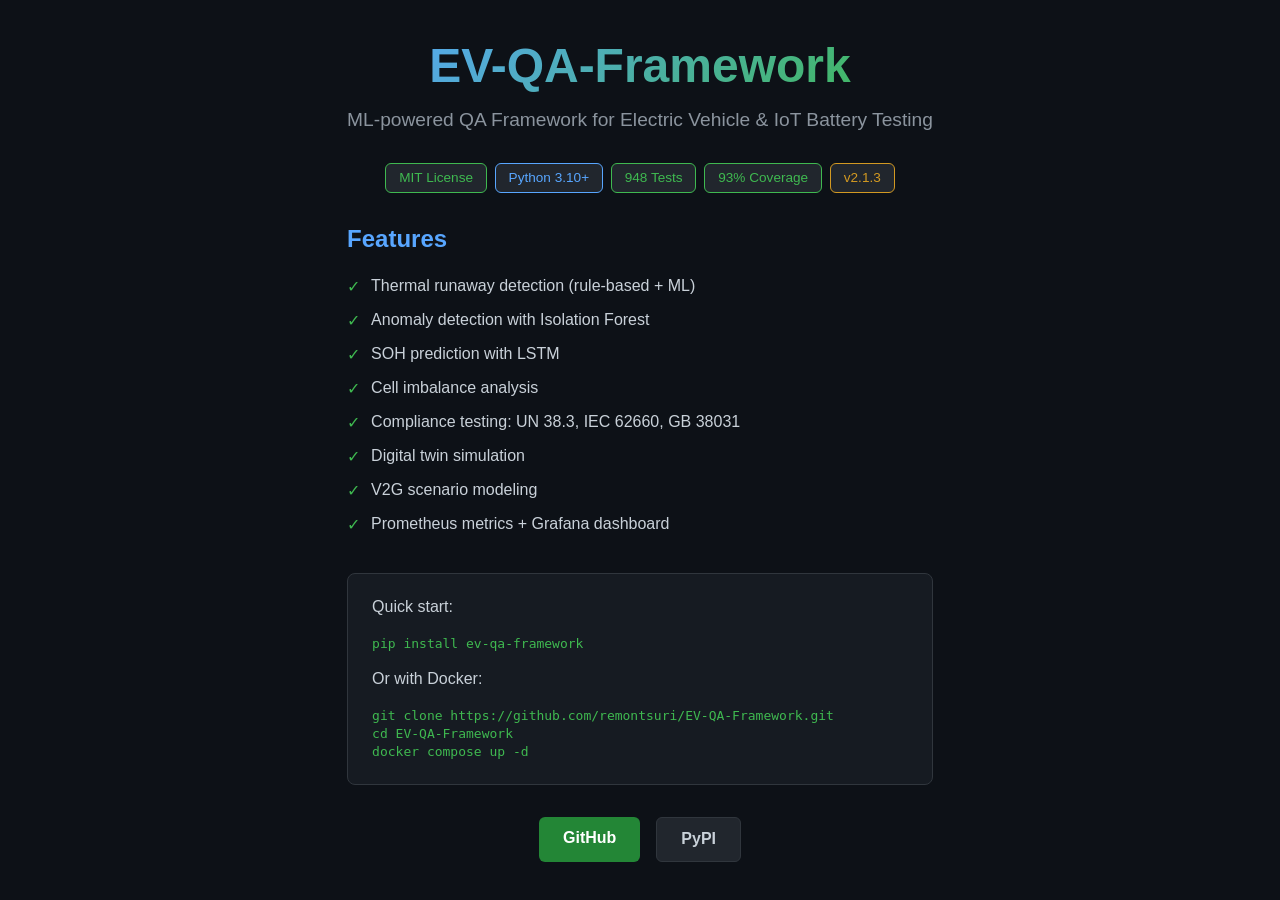
<file: index.html>
<!DOCTYPE html>
<html lang="en">
<head>
    <meta charset="UTF-8">
    <meta name="viewport" content="width=device-width, initial-scale=1.0">
    <title>EV-QA-Framework</title>
    <style>
        * { margin: 0; padding: 0; box-sizing: border-box; }
        body { font-family: -apple-system, BlinkMacSystemFont, 'Segoe UI', Roboto, sans-serif; background: #0d1117; color: #c9d1d9; min-height: 100vh; display: flex; align-items: center; justify-content: center; }
        .container { max-width: 800px; padding: 2rem; text-align: center; }
        h1 { font-size: 3rem; margin-bottom: 1rem; background: linear-gradient(135deg, #58a6ff, #3fb950); -webkit-background-clip: text; -webkit-text-fill-color: transparent; }
        .subtitle { font-size: 1.2rem; color: #8b949e; margin-bottom: 2rem; }
        .badges { display: flex; gap: 0.5rem; justify-content: center; margin-bottom: 2rem; flex-wrap: wrap; }
        .badge { background: #21262d; padding: 0.4rem 0.8rem; border-radius: 6px; font-size: 0.85rem; border: 1px solid #30363d; }
        .green { border-color: #3fb950; color: #3fb950; }
        .blue { border-color: #58a6ff; color: #58a6ff; }
        .yellow { border-color: #d29922; color: #d29922; }
        .features { text-align: left; margin: 2rem 0; }
        .features h2 { color: #58a6ff; margin-bottom: 1rem; }
        .features ul { list-style: none; }
        .features li { padding: 0.5rem 0 0.5rem 1.5rem; position: relative; }
        .features li::before { content: "\2713"; position: absolute; left: 0; color: #3fb950; }
        .install { background: #161b22; border: 1px solid #30363d; border-radius: 8px; padding: 1.5rem; margin: 2rem 0; text-align: left; }
        .install code { color: #3fb950; }
        .buttons { display: flex; gap: 1rem; justify-content: center; margin-top: 2rem; flex-wrap: wrap; }
        .btn { padding: 0.8rem 1.5rem; border-radius: 6px; text-decoration: none; font-weight: 600; }
        .btn.primary { background: #238636; color: white; }
        .btn.secondary { background: #21262d; color: #c9d1d9; border: 1px solid #30363d; }
    </style>
</head>
<body>
    <div class="container">
        <h1>EV-QA-Framework</h1>
        <p class="subtitle">ML-powered QA Framework for Electric Vehicle & IoT Battery Testing</p>
        <div class="badges">
            <span class="badge green">MIT License</span>
            <span class="badge blue">Python 3.10+</span>
            <span class="badge green">948 Tests</span>
            <span class="badge green">93% Coverage</span>
            <span class="badge yellow">v2.1.3</span>
        </div>
        <div class="features">
            <h2>Features</h2>
            <ul>
                <li>Thermal runaway detection (rule-based + ML)</li>
                <li>Anomaly detection with Isolation Forest</li>
                <li>SOH prediction with LSTM</li>
                <li>Cell imbalance analysis</li>
                <li>Compliance testing: UN 38.3, IEC 62660, GB 38031</li>
                <li>Digital twin simulation</li>
                <li>V2G scenario modeling</li>
                <li>Prometheus metrics + Grafana dashboard</li>
            </ul>
        </div>
        <div class="install">
            <p>Quick start:</p><br>
            <code>pip install ev-qa-framework</code><br><br>
            <p>Or with Docker:</p><br>
            <code>git clone https://github.com/remontsuri/EV-QA-Framework.git</code><br>
            <code>cd EV-QA-Framework</code><br>
            <code>docker compose up -d</code>
        </div>
        <div class="buttons">
            <a href="https://github.com/remontsuri/EV-QA-Framework" class="btn primary">GitHub</a>
            <a href="https://pypi.org/project/ev-qa-framework/" class="btn secondary">PyPI</a>
        </div>
    </div>
</body>
</html>
</file>
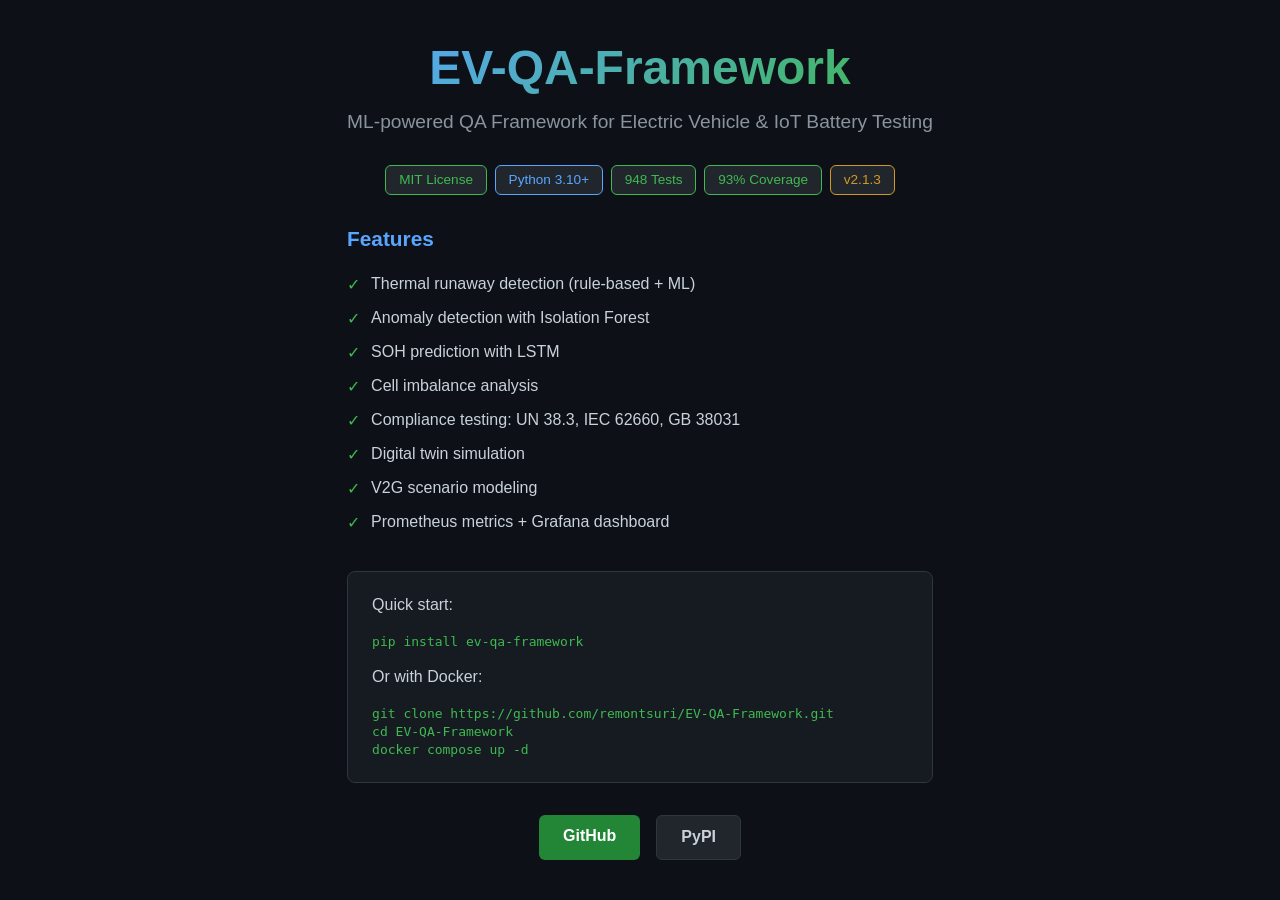
<file: docs/index.html>
<!DOCTYPE html>
<html lang="en">
<head>
    <meta charset="UTF-8">
    <meta name="viewport" content="width=device-width, initial-scale=1.0">
    <title>EV-QA-Framework</title>
    <style>
        * { margin: 0; padding: 0; box-sizing: border-box; }
        body { font-family: -apple-system, BlinkMacSystemFont, 'Segoe UI', Roboto, sans-serif; background: #0d1117; color: #c9d1d9; min-height: 100vh; display: flex; align-items: center; justify-content: center; }
        .container { max-width: 800px; padding: 2rem; text-align: center; }
        h1 { font-size: 3rem; margin-bottom: 1rem; background: linear-gradient(135deg, #58a6ff, #3fb950); -webkit-background-clip: text; -webkit-text-fill-color: transparent; }
        .subtitle { font-size: 1.2rem; color: #8b949e; margin-bottom: 2rem; }
        .badges { display: flex; gap: 0.5rem; justify-content: center; margin-bottom: 2rem; flex-wrap: wrap; }
        .badge { background: #21262d; padding: 0.4rem 0.8rem; border-radius: 6px; font-size: 0.85rem; border: 1px solid #30363d; }
        .badge.green { border-color: #3fb950; color: #3fb950; }
        .badge.blue { border-color: #58a6ff; color: #58a6ff; }
        .badge.yellow { border-color: #d29922; color: #d29922; }
        .features { text-align: left; margin: 2rem 0; }
        .features h2 { color: #58a6ff; margin-bottom: 1rem; font-size: 1.3rem; }
        .features ul { list-style: none; }
        .features li { padding: 0.5rem 0; padding-left: 1.5rem; position: relative; }
        .features li::before { content: "\2713"; position: absolute; left: 0; color: #3fb950; }
        .install { background: #161b22; border: 1px solid #30363d; border-radius: 8px; padding: 1.5rem; margin: 2rem 0; text-align: left; }
        .install code { color: #3fb950; }
        .buttons { display: flex; gap: 1rem; justify-content: center; margin-top: 2rem; flex-wrap: wrap; }
        .btn { padding: 0.8rem 1.5rem; border-radius: 6px; text-decoration: none; font-weight: 600; transition: transform 0.2s; }
        .btn:hover { transform: translateY(-2px); }
        .btn.primary { background: #238636; color: white; }
        .btn.secondary { background: #21262d; color: #c9d1d9; border: 1px solid #30363d; }
    </style>
</head>
<body>
    <div class="container">
        <h1>EV-QA-Framework</h1>
        <p class="subtitle">ML-powered QA Framework for Electric Vehicle & IoT Battery Testing</p>
        <div class="badges">
            <span class="badge green">MIT License</span>
            <span class="badge blue">Python 3.10+</span>
            <span class="badge green">948 Tests</span>
            <span class="badge green">93% Coverage</span>
            <span class="badge yellow">v2.1.3</span>
        </div>
        <div class="features">
            <h2>Features</h2>
            <ul>
                <li>Thermal runaway detection (rule-based + ML)</li>
                <li>Anomaly detection with Isolation Forest</li>
                <li>SOH prediction with LSTM</li>
                <li>Cell imbalance analysis</li>
                <li>Compliance testing: UN 38.3, IEC 62660, GB 38031</li>
                <li>Digital twin simulation</li>
                <li>V2G scenario modeling</li>
                <li>Prometheus metrics + Grafana dashboard</li>
            </ul>
        </div>
        <div class="install">
            <p>Quick start:</p><br>
            <code>pip install ev-qa-framework</code><br><br>
            <p>Or with Docker:</p><br>
            <code>git clone https://github.com/remontsuri/EV-QA-Framework.git</code><br>
            <code>cd EV-QA-Framework</code><br>
            <code>docker compose up -d</code>
        </div>
        <div class="buttons">
            <a href="https://github.com/remontsuri/EV-QA-Framework" class="btn primary">GitHub</a>
            <a href="https://pypi.org/project/ev-qa-framework/" class="btn secondary">PyPI</a>
        </div>
    </div>
</body>
</html>
</file>
